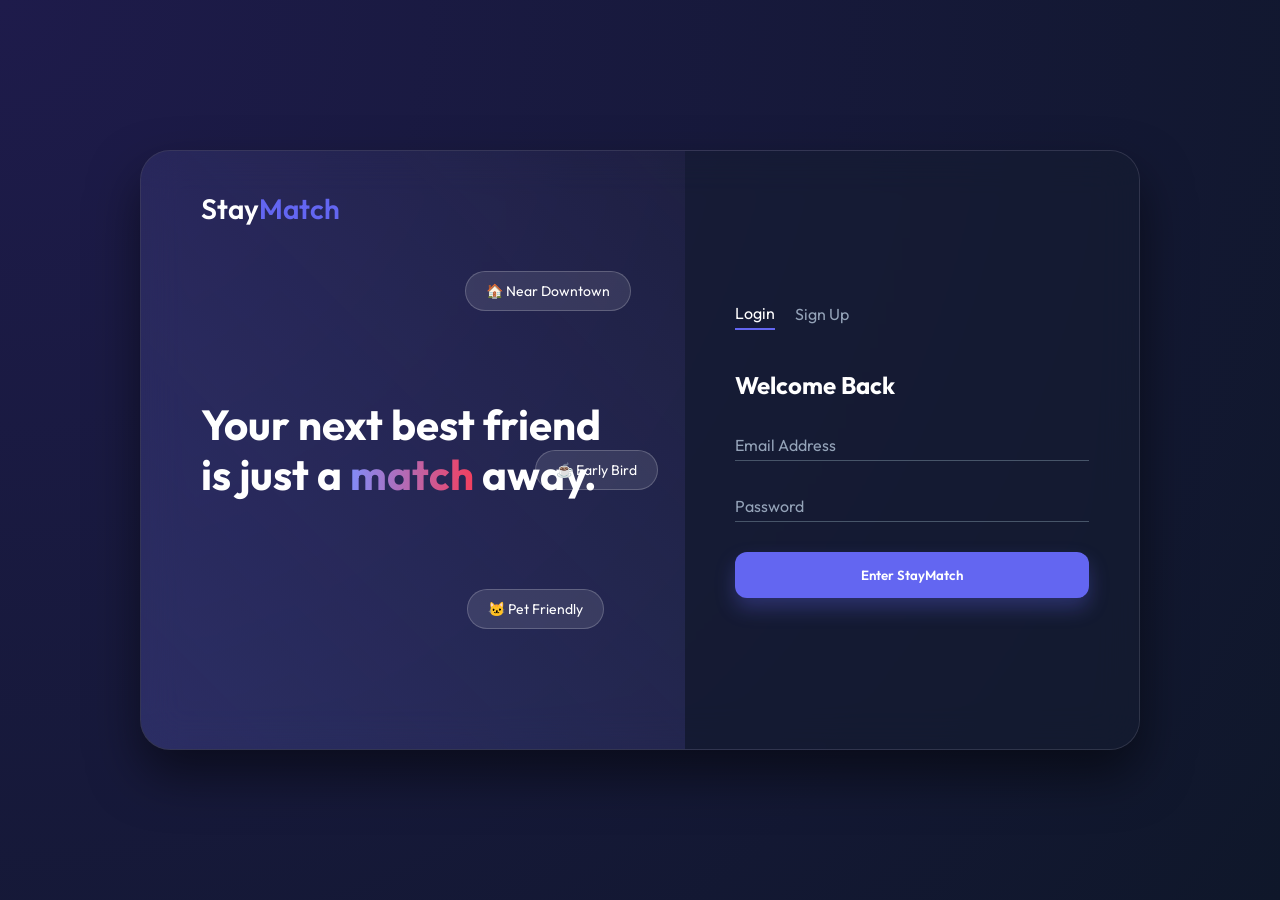
<file: frontend/public/index.html>
<!DOCTYPE html>
<html lang="en">
<head>
<meta charset="UTF-8">
<meta name="viewport" content="width=device-width, initial-scale=1.0">
<title>StayMatch | Find Your Human</title>

<link rel="stylesheet" href="style.css">

<link href="https://fonts.googleapis.com/css2?family=Outfit:wght@300;400;600&display=swap" rel="stylesheet">

</head>

<body>

<div class="main-container">

<div class="visual-side">

<div class="logo">Stay<span>Match</span></div>

<div class="floating-cards">
<div class="card c1">🏠 <span>Near Downtown</span></div>
<div class="card c2">🐱 <span>Pet Friendly</span></div>
<div class="card c3">☕ <span>Early Bird</span></div>
</div>

<h1>Your next best friend is just a <span>match</span> away.</h1>

</div>


<div class="form-side">

<div class="form-wrapper">

<div class="tab-group">
<button id="login-tab" class="tab-btn active">Login</button>
<button id="signup-tab" class="tab-btn">Sign Up</button>
</div>


<form id="login-form" class="auth-form active">

<h2>Welcome Back</h2>

<div class="input-group">
<input type="email" id="login-email" required>
<label>Email Address</label>
</div>

<div class="input-group">
<input type="password" id="login-pass" required>
<label>Password</label>
</div>

<button type="submit" class="btn-primary">Enter StayMatch</button>

</form>


<form id="signup-form" class="auth-form" style="display:none">

<h2>Create Account</h2>

<div class="input-group">
<input type="text" id="reg-name" required>
<label>Full Name</label>
</div>

<div class="input-group">
<input type="email" id="reg-email" required>
<label>Email Address</label>
</div>

<div class="input-group">
<input type="password" id="reg-pass" required>
<label>Create Password</label>
</div>

<button type="submit" class="btn-primary">Start Matching</button>

</form>

</div>
</div>
</div>

<script src="script.js"></script>

</body>
</html>
</file>
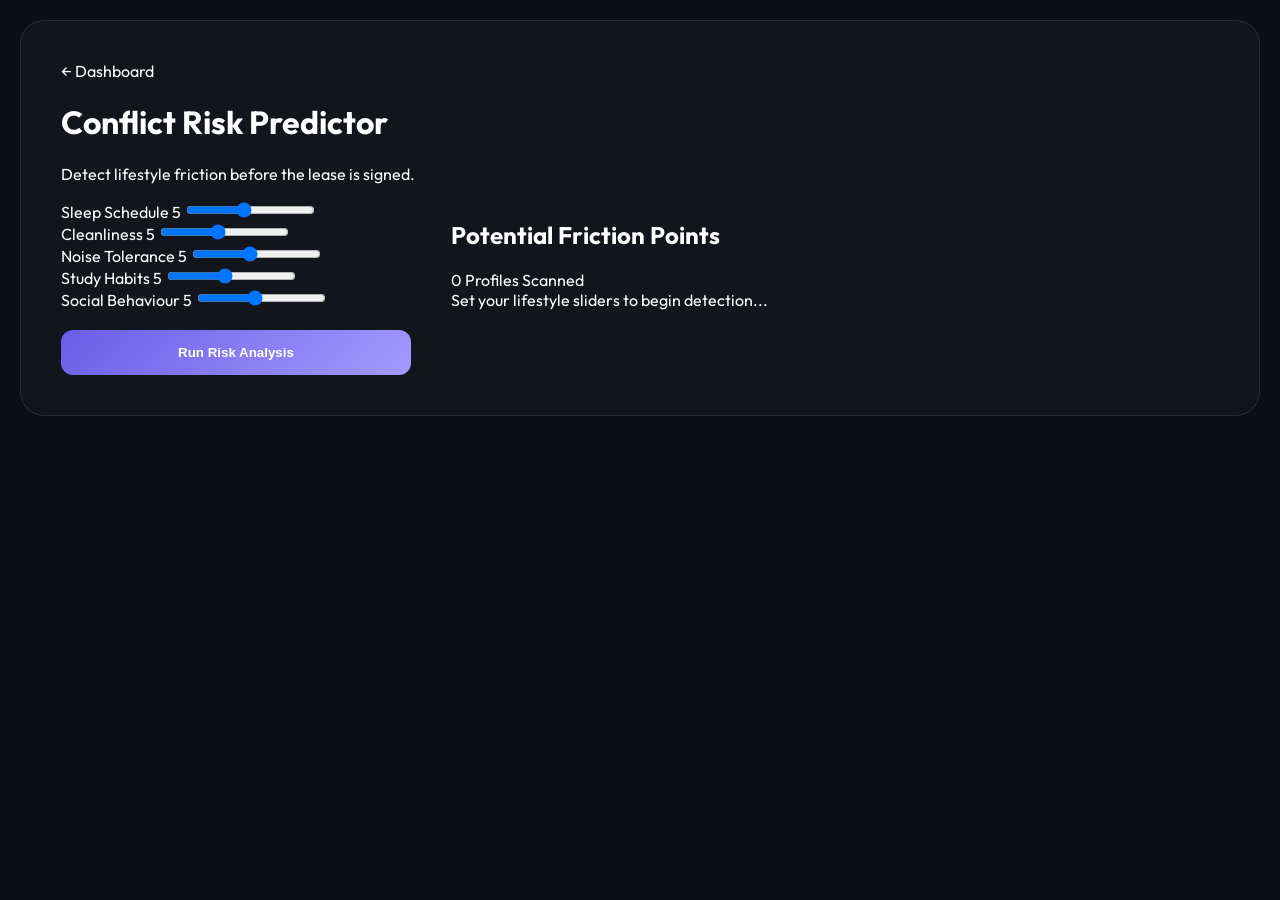
<file: frontend/public/conflict.html>
<!DOCTYPE html>
<html lang="en">
<head>
    <meta charset="UTF-8">
    <title>StayMatch | Conflict Risk Predictor</title>
    <link rel="stylesheet" href="conflict.css">
    <link href="https://fonts.googleapis.com/css2?family=Outfit:wght@300;600&display=swap" rel="stylesheet">
</head>
<body>

<div class="glass-shell">
    <header class="matching-header">
        <div class="back-link" onclick="window.location.href='dashboard.html'">← Dashboard</div>
        <h1>Conflict Risk <span>Predictor</span></h1>
        <p>Detect lifestyle friction before the lease is signed.</p>
    </header>

    <div class="main-layout">
        <section class="controls">
            <div class="input-card">
                <div class="trait">
                    <label>Sleep Schedule <span id="val-sleep">5</span></label>
                    <input type="range" id="sleep" min="1" max="10" value="5" oninput="updateVal('sleep')">
                </div>
                <div class="trait">
                    <label>Cleanliness <span id="val-clean">5</span></label>
                    <input type="range" id="clean" min="1" max="10" value="5" oninput="updateVal('clean')">
                </div>
                <div class="trait">
                    <label>Noise Tolerance <span id="val-noise">5</span></label>
                    <input type="range" id="noise" min="1" max="10" value="5" oninput="updateVal('noise')">
                </div>
                <div class="trait">
                    <label>Study Habits <span id="val-study">5</span></label>
                    <input type="range" id="study" min="1" max="10" value="5" oninput="updateVal('study')">
                </div>
                <div class="trait">
                    <label>Social Behaviour <span id="val-social">5</span></label>
                    <input type="range" id="social" min="1" max="10" value="5" oninput="updateVal('social')">
                </div>
                <button class="sync-btn" onclick="predictConflict()">Run Risk Analysis</button>
            </div>
        </section>

        <section class="results-area">
            <div class="analysis-header">
                <h2>Potential Friction Points</h2>
                <span id="risk-count" class="counter">0 Profiles Scanned</span>
            </div>
            <div id="conflict-results" class="results-container">
                <div class="placeholder-msg">Set your lifestyle sliders to begin detection...</div>
            </div>
        </section>
    </div>
</div>

<script src="conflict.js"></script>
</body>
</html>
</file>
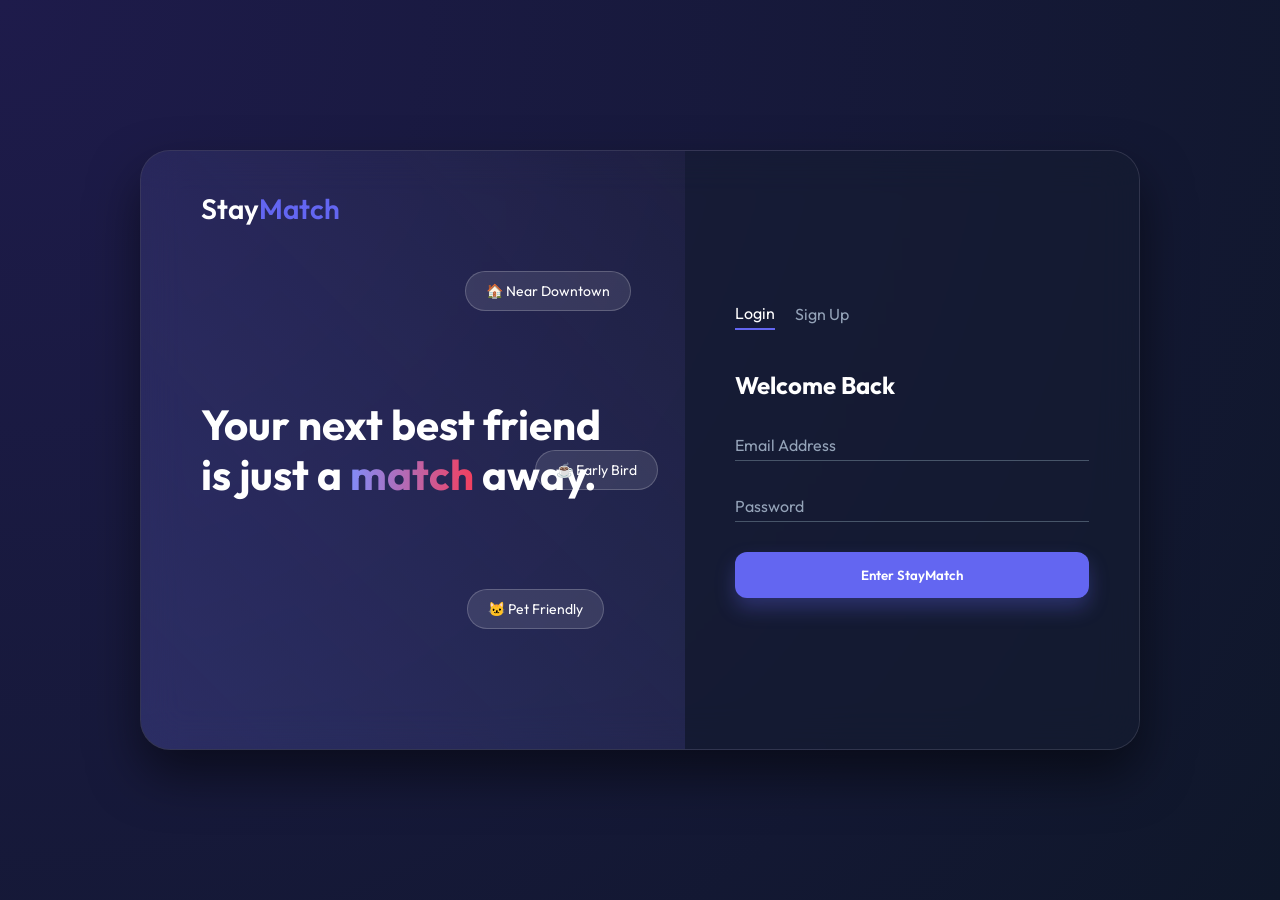
<file: frontend/public/dashboard.html>
<!DOCTYPE html>
<html lang="en">

<head>

<meta charset="UTF-8">
<meta name="viewport" content="width=device-width, initial-scale=1.0">

<title>StayMatch | Innovation Dashboard</title>

<link rel="stylesheet" href="dashboard_style.css">

<link href="https://fonts.googleapis.com/css2?family=Plus+Jakarta+Sans:wght@300;400;600;800&display=swap" rel="stylesheet">

</head>

<body class="dash-body">

<div class="orb orb-1"></div>
<div class="orb orb-2"></div>

<nav class="glass-nav">

<div class="nav-container">

<div class="logo">Stay<span>Match</span></div>

<div class="nav-links">
<a href="dashboard.html" class="active">Dashboard</a>
<a href="#" onclick="logout()">Logout</a>
</div>

<div class="status-pill">
<span class="dot"></span> Active
</div>

</div>

</nav>

<main class="dashboard-container">
    <header class="welcome-section">
        <h1 id="user-greeting">Welcome back 👋</h1>
        <p>Your AI-driven ecosystem for perfect shared living.</p>
    </header>

    <section class="bento-grid">
        <div class="card lg-card primary-gradient" onclick="window.location.href='matching.html'">
            <div class="card-header">
                <span class="icon">🧩</span>
                <span class="tag">Live</span>
            </div>
            <div>
                <h2>Neural Compatibility</h2>
                <p>Advanced lifestyle syncing powered by StayMatch AI.</p>
            </div>
        </div>

        <div class="card md-card danger-glow" onclick="window.location.href='conflict.html'">
            <div class="card-header">
                <span class="icon">⚠️</span>
                <span class="tag" style="background: var(--accent)">Risk</span>
            </div>
            <div>
                <h2>Conflict Predictor</h2>
                <p>Identify friction points before you move in.</p>
            </div>
        </div>

        <div class="card sm-card glass-card" onclick="window.location.href='smart.html'">
            <div class="card-header">
                <span class="icon">🧹</span>
            </div>
            <h2>Smart Chores</h2>
            <p>AI-balanced task rotation.</p>
        </div>

        <div class="card sm-card" onclick="alert('Feature coming soon!')">
            <div class="card-header"><span class="icon">🧹</span></div>
            <h2>Smart Chores</h2>
            <p>AI-balanced tasks.</p>
        </div>

        <div class="card sm-card" onclick="alert('Feature coming soon!')">
            <div class="card-header"><span class="icon">📈</span></div>
            <h2>Analytics</h2>
            <p>Synergy metrics.</p>
        </div>

        <div class="card wide-card" onclick="alert('Feature coming soon!')">
            <div class="card-header">
                <span class="icon">📜</span>
                <span class="tag">Auto</span>
            </div>
            <div>
                <h2>Agreement Architect</h2>
                <p>Generate legally binding roommate contracts instantly.</p>
            </div>
        </div>

        <div class="card sm-card" onclick="alert('Feature coming soon!')">
            <div class="card-header"><span class="icon">💸</span></div>
            <h2>Rent Split</h2>
            <p>Fair cost logic.</p>
        </div>

        <div class="card sm-card" onclick="alert('Feature coming soon!')">
            <div class="card-header"><span class="icon">✨</span></div>
            <h2>Vibe Check</h2>
            <p>Social matching.</p>
        </div>
    </section>
</main>


<script src="../src/components/dashboard_script.js"></script>

</body>

</html>
</file>
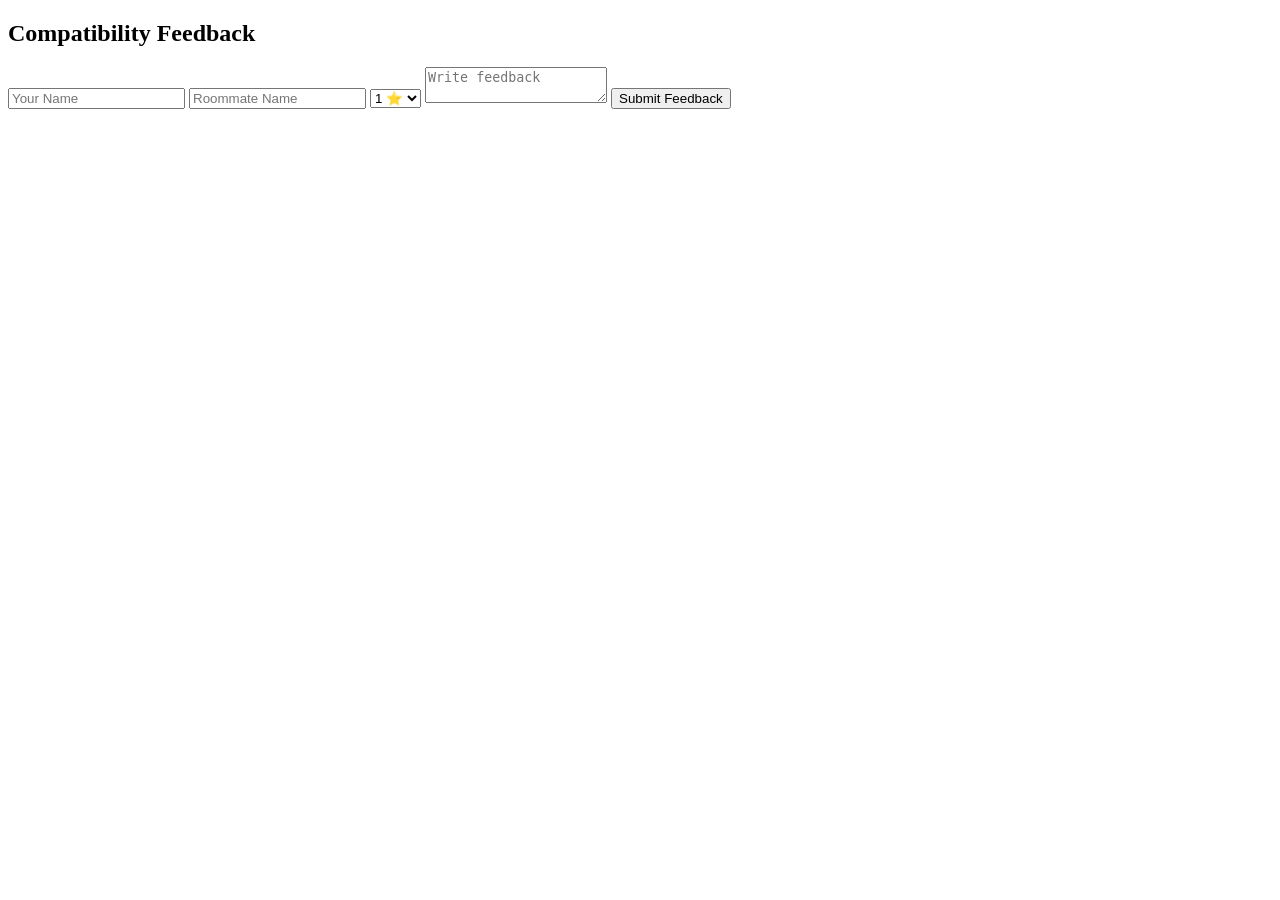
<file: frontend/public/feedback.html>
<!DOCTYPE html>
<html>
<head>
<title>Compatibility Feedback</title>
</head>

<body>

<h2>Compatibility Feedback</h2>

<input id="user" placeholder="Your Name">

<input id="roommate" placeholder="Roommate Name">

<select id="rating">
<option value="1">1 ⭐</option>
<option value="2">2 ⭐</option>
<option value="3">3 ⭐</option>
<option value="4">4 ⭐</option>
<option value="5">5 ⭐</option>
</select>

<textarea id="comment" placeholder="Write feedback"></textarea>

<button onclick="submitFeedback()">Submit Feedback</button>

<script>

async function submitFeedback(){

const data = {
user:document.getElementById("user").value,
roommate:document.getElementById("roommate").value,
rating:document.getElementById("rating").value,
comment:document.getElementById("comment").value
};

await fetch("/api/feedback",{
method:"POST",
headers:{
"Content-Type":"application/json"
},
body:JSON.stringify(data)
});

alert("Feedback submitted!");

}

</script>

</body>
</html>
</file>
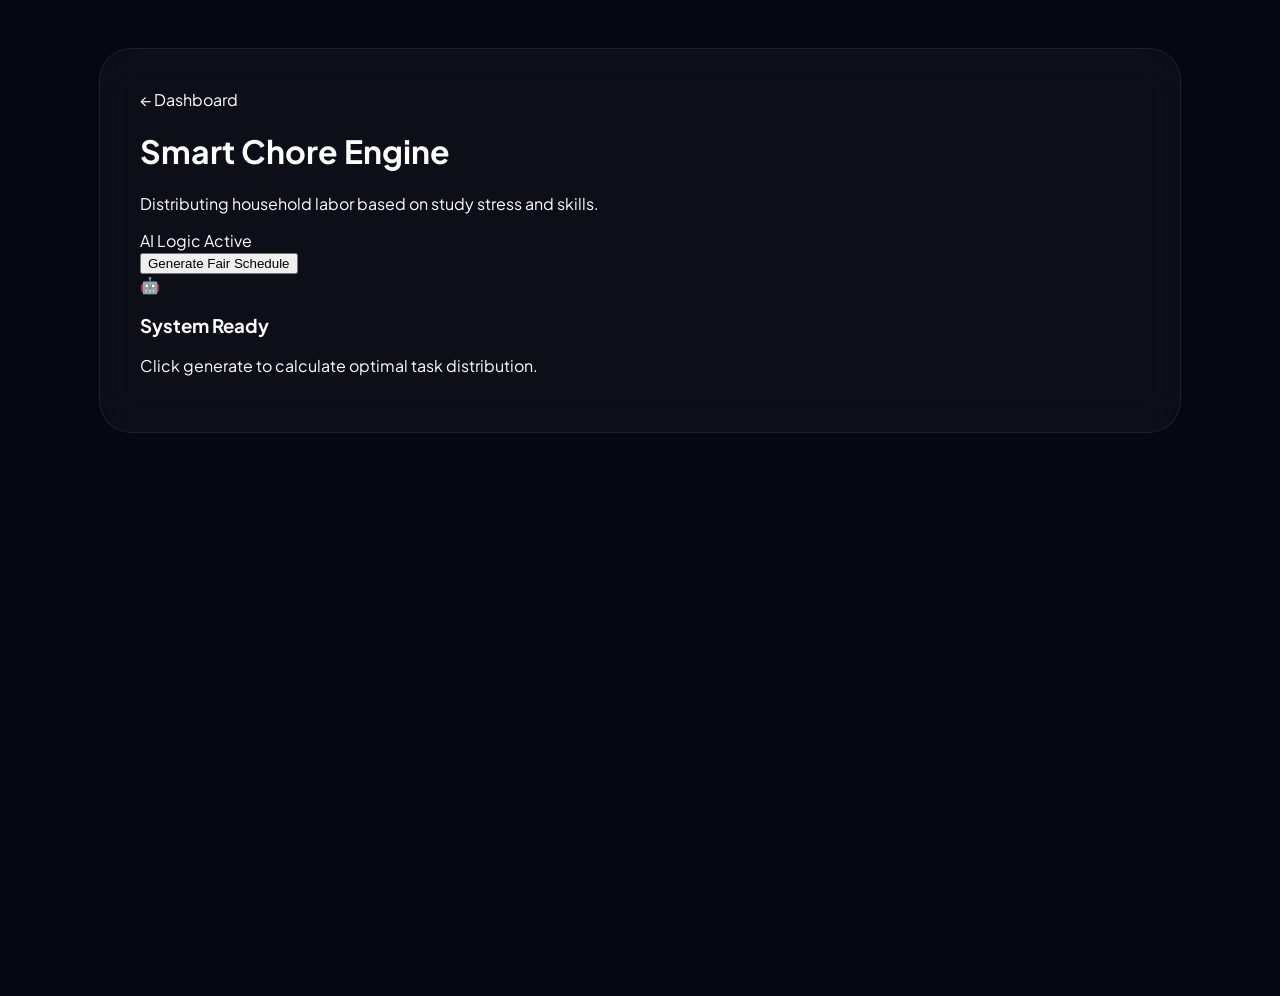
<file: frontend/public/smart.html>
<!DOCTYPE html>
<html lang="en">
<head>
    <meta charset="UTF-8">
    <meta name="viewport" content="width=device-width, initial-scale=1.0">
    <title>StayMatch | Smart Chores</title>
    <link rel="stylesheet" href="smart.css">
    <link href="https://fonts.googleapis.com/css2?family=Plus+Jakarta+Sans:wght@300;400;600;800&display=swap" rel="stylesheet">
</head>
<body class="smart-body">

    <div class="orb orb-1"></div>
    <div class="orb orb-2"></div>

    <div class="glass-shell">
        <header class="chores-header">
            <div class="back-link" onclick="window.location.href='dashboard.html'">← Dashboard</div>
            <h1>Smart Chore <span>Engine</span></h1>
            <p>Distributing household labor based on study stress and skills.</p>
        </header>

        <section class="chores-area">
            <div class="control-panel">
                <div class="status-badge">
                    <span class="pulse"></span> AI Logic Active
                </div>
                <button onclick="generateChores()" class="sync-btn">Generate Fair Schedule</button>
            </div>

            <div id="choreResults" class="results-wrapper">
                <div class="empty-state">
                    <span class="big-icon">🤖</span>
                    <h3>System Ready</h3>
                    <p>Click generate to calculate optimal task distribution.</p>
                </div>
            </div>
        </section>
    </div>

    <script src="smart.js"></script>
</body>
</html>
</file>
<file: frontend/public/style.css>
:root {
    --primary: #6366f1;
    --accent: #f43f5e;
    --glass: rgba(255, 255, 255, 0.1);
    --text: #ffffff;
}

* {
    margin: 0;
    padding: 0;
    box-sizing: border-box;
    font-family: 'Outfit', sans-serif;
}

body {
    height: 100vh;
    background: radial-gradient(circle at top left, #1e1b4b, #0f172a);
    display: flex;
    align-items: center;
    justify-content: center;
    overflow: hidden;
    color: var(--text);
}

.main-container {
    width: 1000px;
    height: 600px;
    display: flex;
    background: rgba(255, 255, 255, 0.03);
    backdrop-filter: blur(20px);
    border: 1px solid rgba(255, 255, 255, 0.1);
    border-radius: 30px;
    box-shadow: 0 25px 50px rgba(0, 0, 0, 0.5);
    overflow: hidden;
}

/* --- Left Side --- */
.visual-side {
    flex: 1.2;
    padding: 60px;
    position: relative;
    background: linear-gradient(45deg, rgba(99, 102, 241, 0.2), transparent);
    display: flex;
    flex-direction: column;
    justify-content: center;
}

.logo {
    font-size: 28px;
    font-weight: 600;
    position: absolute;
    top: 40px;
}

.logo span { color: var(--primary); }

.visual-side h1 {
    font-size: 42px;
    line-height: 1.2;
}

.visual-side h1 span {
    background: linear-gradient(to right, #818cf8, #f43f5e);
    -webkit-background-clip: text;
    -webkit-text-fill-color: transparent;
}

/* Floating Animations */
.floating-cards .card {
    position: absolute;
    background: var(--glass);
    padding: 10px 20px;
    border-radius: 50px;
    border: 1px solid rgba(255, 255, 255, 0.2);
    font-size: 14px;
    animation: float 6s infinite ease-in-out;
}

.c1 { top: 20%; right: 10%; animation-delay: 0s !important; }
.c2 { bottom: 20%; right: 15%; animation-delay: 2s !important; }
.c3 { top: 50%; right: 5%; animation-delay: 4s !important; }

@keyframes float {
    0%, 100% { transform: translateY(0); }
    50% { transform: translateY(-20px); }
}

/* --- Right Side (Forms) --- */
.form-side {
    flex: 1;
    background: rgba(15, 23, 42, 0.5);
    padding: 50px;
    display: flex;
    align-items: center;
}

.form-wrapper { width: 100%; }

.tab-group {
    display: flex;
    gap: 20px;
    margin-bottom: 40px;
}

.tab-btn {
    background: none;
    border: none;
    color: #94a3b8;
    font-size: 16px;
    cursor: pointer;
    padding-bottom: 5px;
    transition: 0.3s;
}

.tab-btn.active {
    color: white;
    border-bottom: 2px solid var(--primary);
}

.auth-form {
    display: none;
    flex-direction: column;
    gap: 20px;
    animation: fadeIn 0.5s ease;
}

.auth-form.active { display: flex; }

.input-group {
    position: relative;
    width: 100%;
}

.input-group input {
    width: 100%;
    padding: 15px 0 5px;
    background: none;
    border: none;
    border-bottom: 1px solid #475569;
    color: white;
    outline: none;
    font-size: 16px;
}

.input-group label {
    position: absolute;
    left: 0;
    top: 15px;
    color: #94a3b8;
    pointer-events: none;
    transition: 0.3s;
}

/* Floating Label Logic */
.input-group input:focus ~ label,
.input-group input:valid ~ label {
    top: -10px;
    font-size: 12px;
    color: var(--primary);
}

.btn-primary {
    margin-top: 10px;
    padding: 15px;
    border-radius: 12px;
    border: none;
    background: var(--primary);
    color: white;
    font-weight: 600;
    cursor: pointer;
    box-shadow: 0 10px 20px rgba(99, 102, 241, 0.3);
    transition: 0.3s;
}

.btn-primary:hover {
    transform: translateY(-2px);
    background: #4f46e5;
}

.toggle-pass {
    position: absolute;
    right: 0;
    bottom: 8px;
    cursor: pointer;
    opacity: 0.6;
}

@keyframes fadeIn {
    from { opacity: 0; transform: translateX(10px); }
    to { opacity: 1; transform: translateX(0); }
}

/* ... (Keep previous root and global styles from first reply) ... */

.screen {
    position: fixed;
    inset: 0;
    display: none;
    align-items: center;
    justify-content: center;
    transition: opacity 0.6s ease, transform 0.6s ease;
    opacity: 0;
}

.screen.active {
    display: flex;
    opacity: 1;
}

/* --- Dashboard Specifics --- */
#dashboard-screen {
    background: #0f172a;
    padding-left: 80px; /* Space for sidebar */
}

.side-nav {
    position: fixed;
    left: 0;
    top: 0;
    bottom: 0;
    width: 80px;
    background: rgba(255, 255, 255, 0.03);
    border-right: 1px solid rgba(255, 255, 255, 0.1);
    display: flex;
    flex-direction: column;
    align-items: center;
    padding: 30px 0;
    z-index: 10;
}

.nav-links {
    margin-top: 50px;
    display: flex;
    flex-direction: column;
    gap: 30px;
}

.nav-item {
    font-size: 24px;
    cursor: pointer;
    opacity: 0.5;
    transition: 0.3s;
}

.nav-item:hover, .nav-item.active {
    opacity: 1;
    transform: scale(1.2);
}

.content {
    width: 100%;
    max-width: 1200px;
    padding: 40px;
}

/* --- The Bento Grid --- */
.bento-grid {
    display: grid;
    grid-template-columns: repeat(4, 1fr);
    grid-template-rows: repeat(3, 160px);
    gap: 20px;
    margin-top: 40px;
}

.feature-card {
    background: rgba(255, 255, 255, 0.05);
    border: 1px solid rgba(255, 255, 255, 0.1);
    border-radius: 24px;
    padding: 25px;
    cursor: pointer;
    transition: all 0.4s cubic-bezier(0.175, 0.885, 0.32, 1.275);
    position: relative;
    overflow: hidden;
}

.feature-card:hover {
    background: rgba(255, 255, 255, 0.1);
    transform: translateY(-10px);
    border-color: #6366f1;
}

/* Card Sizes */
.large { grid-column: span 2; grid-row: span 2; background: linear-gradient(135deg, rgba(99, 102, 241, 0.2), transparent); }
.wide { grid-column: span 2; }
.medium { grid-column: span 2; }
.accent { background: linear-gradient(135deg, rgba(244, 63, 94, 0.2), transparent); }
.guest-tool { border-style: dashed; }

.feature-card h3 {
    margin-top: 15px;
    font-size: 18px;
}

.feature-card .icon {
    font-size: 32px;
}

.feature-card p {
    font-size: 13px;
    opacity: 0.6;
    margin-top: 5px;
}
</file>
<file: frontend/public/conflict.css>
:root {
    --bg: #0b0e14;
    --glass: rgba(255, 255, 255, 0.03);
    --border: rgba(255, 255, 255, 0.1);
    --high: #ff4757;
    --med: #ffa502;
    --low: #2ed573;
}

body {
    background-color: var(--bg);
    color: white;
    font-family: 'Outfit', sans-serif;
    margin: 0; padding: 20px;
}

.glass-shell {
    max-width: 1200px; margin: auto;
    background: var(--glass);
    border: 1px solid var(--border);
    border-radius: 24px; padding: 40px;
    backdrop-filter: blur(10px);
}

.main-layout { display: grid; grid-template-columns: 350px 1fr; gap: 40px; }

/* Risk Cards */
.risk-card {
    background: rgba(255, 255, 255, 0.05);
    border-radius: 16px; padding: 20px;
    margin-bottom: 15px; border-left: 6px solid transparent;
    transition: transform 0.2s;
}

.risk-card:hover { transform: translateX(10px); }

.high-risk { border-left-color: var(--high); }
.med-risk { border-left-color: var(--med); }
.low-risk { border-left-color: var(--low); }

.risk-header { display: flex; justify-content: space-between; align-items: center; }

.badge {
    font-size: 11px; font-weight: 600; padding: 4px 10px; border-radius: 20px;
    text-transform: uppercase;
}

.high-risk { border-left: 5px solid #ff4757; background: rgba(255, 71, 87, 0.05); }
.med-risk { border-left: 5px solid #ffa502; background: rgba(255, 165, 2, 0.05); }
.low-risk { border-left: 5px solid #2ed573; background: rgba(46, 213, 115, 0.05); }

.risk-tag {
    background: rgba(255, 255, 255, 0.1);
    padding: 2px 8px;
    border-radius: 4px;
    font-size: 11px;
    margin-right: 5px;
}

.sync-btn {
    width: 100%; padding: 15px; border-radius: 12px;
    background: linear-gradient(135deg, #6c5ce7, #a29bfe);
    color: white; border: none; font-weight: 600; cursor: pointer;
    margin-top: 20px;
}
/* Enhanced Risk UI */
.risk-tag {
    display: inline-block;
    background: rgba(255, 71, 87, 0.1);
    color: #ff4757;
    padding: 4px 10px;
    border-radius: 8px;
    font-size: 11px;
    margin: 5px 5px 0 0;
    border: 1px solid rgba(255, 71, 87, 0.2);
    font-weight: 600;
}

.med-risk .risk-tag {
    color: var(--med);
    background: rgba(255, 165, 2, 0.1);
    border-color: rgba(255, 165, 2, 0.2);
}

.low-risk .risk-tag {
    color: var(--low);
    background: rgba(46, 213, 115, 0.1);
    border-color: rgba(46, 213, 115, 0.2);
}

.results-container {
    display: grid;
    grid-template-columns: 1fr;
    gap: 15px;
    max-height: 600px;
    overflow-y: auto;
    padding-right: 10px;
}
</file>
<file: frontend/public/dashboard_style.css>
:root {
    --bg-dark: #050810;
    --glass-white: rgba(255, 255, 255, 0.03);
    --glass-border: rgba(255, 255, 255, 0.08);
    --primary: #6366f1;
    --accent: #f43f5e;
    --text-primary: #f8fafc;
    --text-dim: #94a3b8;
    --success: #10b981;
}

* { margin: 0; padding: 0; box-sizing: border-box; font-family: 'Plus Jakarta Sans', sans-serif; }

body.dash-body {
    background: var(--bg-dark);
    color: var(--text-primary);
    overflow-x: hidden;
    min-height: 100vh;
}

/* Floating Decorative Orbs for depth */
.orb {
    position: fixed;
    width: 450px;
    height: 450px;
    border-radius: 50%;
    filter: blur(120px);
    z-index: -1;
    opacity: 0.12;
}
.orb-1 { background: var(--primary); top: -150px; right: -100px; }
.orb-2 { background: var(--accent); bottom: -150px; left: -100px; }

/* Navigation Styling */
.glass-nav {
    position: sticky;
    top: 0;
    background: rgba(5, 8, 16, 0.8);
    backdrop-filter: blur(20px);
    border-bottom: 1px solid var(--glass-border);
    padding: 18px 0;
    z-index: 1000;
}

.nav-container {
    max-width: 1300px;
    margin: 0 auto;
    display: flex;
    justify-content: space-between;
    align-items: center;
    padding: 0 40px;
}

.logo { font-size: 26px; font-weight: 800; letter-spacing: -0.5px; }
.logo span { color: var(--primary); }

/* Main Grid Layout */
.dashboard-container { 
    max-width: 1300px; 
    margin: 40px auto; 
    padding: 0 40px; 
}

.welcome-section { margin-bottom: 40px; }
.welcome-section h1 { font-size: 42px; font-weight: 800; letter-spacing: -1px; }

/* BENTO GRID LOGIC */

/* Update your Bento Grid section with this */
.bento-grid {
    display: grid;
    grid-template-columns: repeat(4, 1fr); /* 4 equal columns */
    grid-auto-rows: 180px; /* Base row height */
    gap: 24px;
    margin-top: 40px;
}

/* Base Card Styling */
.card {
    background: var(--glass-white);
    border: 1px solid var(--glass-border);
    border-radius: 32px;
    padding: 28px;
    display: flex;
    flex-direction: column;
    justify-content: space-between;
    transition: all 0.4s cubic-bezier(0.175, 0.885, 0.32, 1.275);
    cursor: pointer;
    overflow: hidden;
    opacity: 0;
    animation: fadeInUp 0.6s ease forwards;
}

/* SIZING LOGIC - This fixes the layout */
.lg-card { 
    grid-column: span 2; 
    grid-row: span 2; 
}

.md-card { 
    grid-column: span 2; 
    grid-row: span 1; 
}

.wide-card { 
    grid-column: span 2; 
    grid-row: span 1; 
}

.sm-card { 
    grid-column: span 1; 
    grid-row: span 1; 
}

/* Responsive Fix: If screen is small, stack them */
@media (max-width: 900px) {
    .bento-grid {
        grid-template-columns: repeat(2, 1fr);
    }
}

@media (max-width: 600px) {
    .bento-grid {
        grid-template-columns: 1fr;
        grid-auto-rows: auto;
    }
    .lg-card, .md-card, .wide-card, .sm-card {
        grid-column: span 1;
        grid-row: span 1;
    }
}

.wide-card { 
    grid-column: span 2; 
    grid-row: span 1; 
}

/* Hover Effects */
.card:hover {
    transform: translateY(-10px) scale(1.01);
    background: rgba(255, 255, 255, 0.05);
    border-color: var(--primary);
    box-shadow: 0 25px 50px -12px rgba(0, 0, 0, 0.5);
}

.danger-glow:hover {
    border-color: var(--accent);
    box-shadow: 0 0 30px rgba(244, 63, 94, 0.2);
}

/* Content Elements */
.card h2 { font-size: 22px; margin: 12px 0 8px; font-weight: 700; }
.card p { color: var(--text-dim); font-size: 15px; line-height: 1.5; }

.card-header {
    display: flex;
    justify-content: space-between;
    align-items: flex-start;
}

.icon { 
    font-size: 32px; 
    background: rgba(255,255,255,0.05);
    padding: 10px;
    border-radius: 12px;
}

.tag { 
    font-size: 11px; 
    font-weight: 700; 
    text-transform: uppercase; 
    letter-spacing: 1px;
    background: var(--primary);
    padding: 4px 10px;
    border-radius: 8px;
}

/* Animations */
@keyframes fadeInUp {
    from { opacity: 0; transform: translateY(30px); }
    to { opacity: 1; transform: translateY(0); }
}

/* Staggered load */
.card:nth-child(1) { animation-delay: 0.1s; }
.card:nth-child(2) { animation-delay: 0.2s; }
.card:nth-child(3) { animation-delay: 0.3s; }
.card:nth-child(4) { animation-delay: 0.4s; }
.card:nth-child(5) { animation-delay: 0.5s; }
.card:nth-child(6) { animation-delay: 0.6s; }
.card:nth-child(7) { animation-delay: 0.7s; }

/* Scrollbar styling */
::-webkit-scrollbar { width: 8px; }
::-webkit-scrollbar-track { background: var(--bg-dark); }
::-webkit-scrollbar-thumb { background: var(--glass-border); border-radius: 10px; }
::-webkit-scrollbar-thumb:hover { background: var(--text-dim); }
</file>
<file: frontend/public/smart.css>
:root {
    --bg: #050810;
    --primary: #6366f1;
    --glass: rgba(255, 255, 255, 0.03);
    --border: rgba(255, 255, 255, 0.08);
}

body.smart-body {
    background: var(--bg);
    color: white;
    font-family: 'Plus Jakarta Sans', sans-serif;
    min-height: 100vh;
    padding: 40px 20px;
}

.glass-shell {
    max-width: 1000px;
    margin: auto;
    background: var(--glass);
    backdrop-filter: blur(20px);
    border: 1px solid var(--border);
    border-radius: 32px;
    padding: 40px;
}

/* WORKLOAD BARS */
.balance-container {
    display: grid;
    grid-template-columns: repeat(3, 1fr);
    gap: 20px;
    margin-bottom: 40px;
    padding: 20px;
    background: rgba(255,255,255,0.02);
    border-radius: 20px;
}

.stat-box { font-size: 14px; }
.bar-bg {
    height: 8px;
    background: rgba(255,255,255,0.1);
    border-radius: 10px;
    margin-top: 8px;
    overflow: hidden;
}
.bar-fill {
    height: 100%;
    background: linear-gradient(90deg, var(--primary), #a855f7);
    width: 0%;
    transition: width 1s cubic-bezier(0.4, 0, 0.2, 1);
}

/* CHORE CARDS */
.chore-grid {
    display: grid;
    grid-template-columns: repeat(auto-fit, minmax(280px, 1fr));
    gap: 20px;
}

.chore-card {
    background: rgba(255,255,255,0.04);
    border: 1px solid var(--border);
    padding: 24px;
    border-radius: 20px;
    display: flex;
    justify-content: space-between;
    align-items: center;
    animation: fadeInUp 0.5s ease forwards;
}

.effort-tag {
    background: rgba(99, 102, 241, 0.2);
    color: #818cf8;
    padding: 4px 12px;
    border-radius: 12px;
    font-weight: 700;
    font-size: 12px;
}

@keyframes fadeInUp {
    from { opacity: 0; transform: translateY(20px); }
    to { opacity: 1; transform: translateY(0); }
}
</file>
